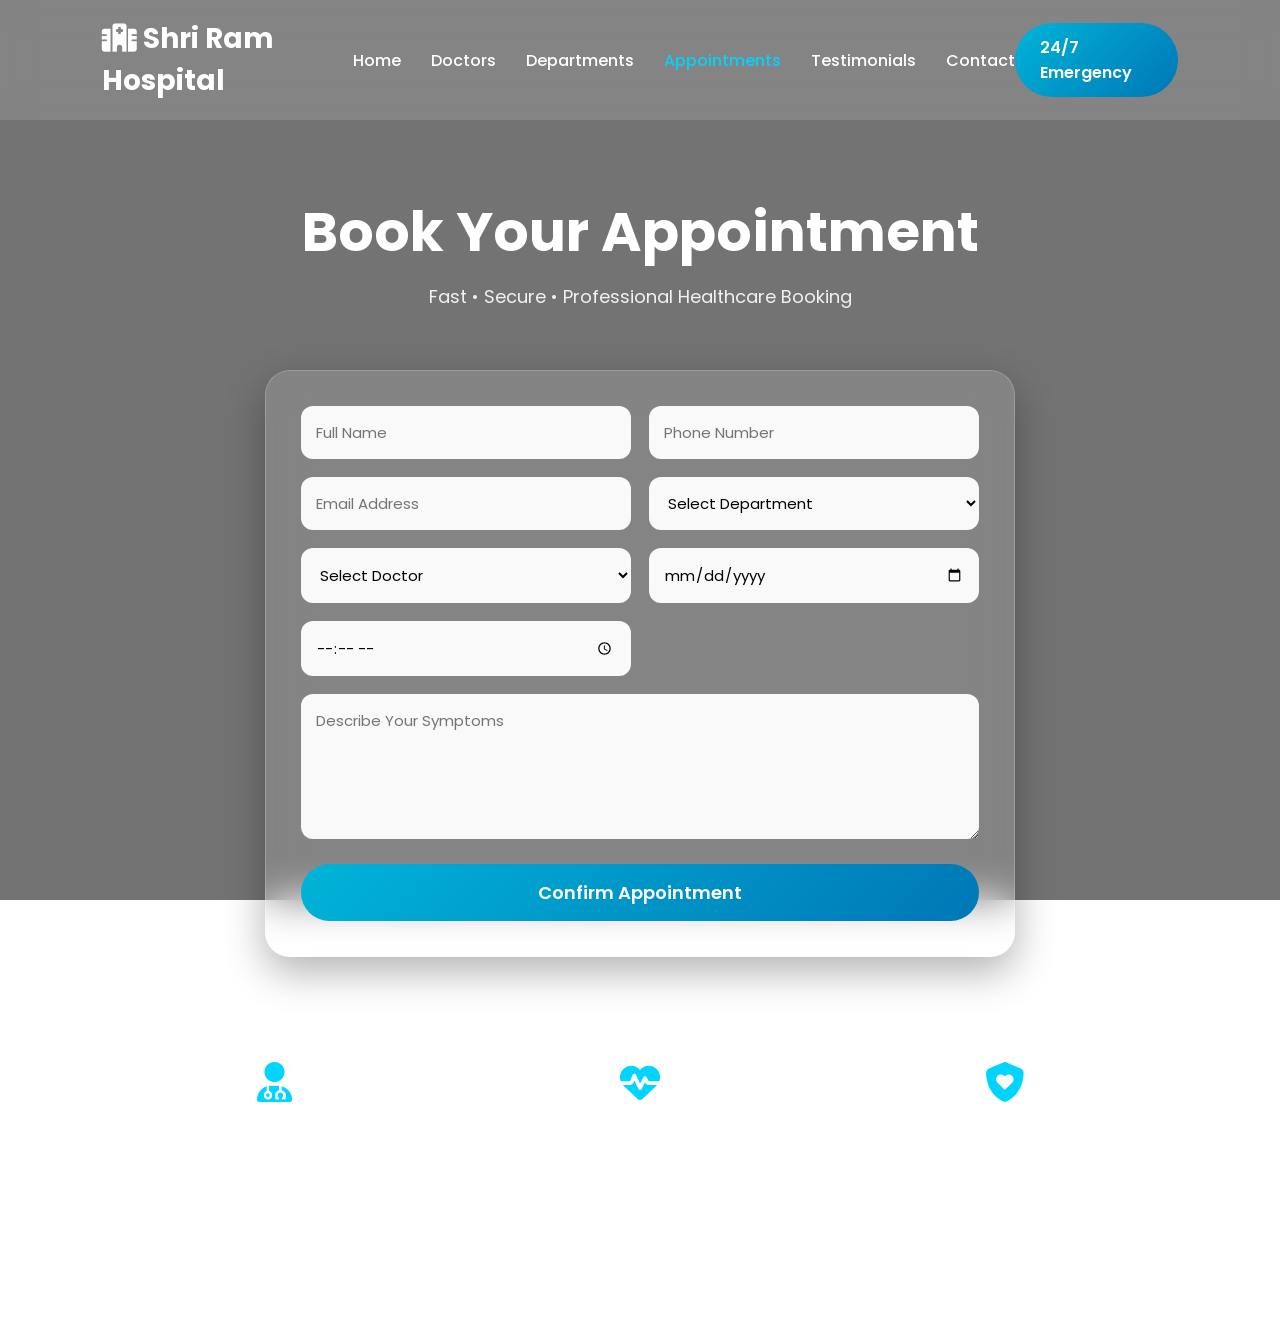
<file: Appointment.html>
<!DOCTYPE html>
<html lang="en">
<head>
<meta charset="UTF-8">
<meta name="viewport" content="width=device-width, initial-scale=1.0">

<title>Shri Ram Hospital - VIP Appointment</title>

<link href="https://fonts.googleapis.com/css2?family=Poppins:wght@300;400;500;600;700&display=swap" rel="stylesheet">

<link rel="stylesheet"
href="https://cdnjs.cloudflare.com/ajax/libs/font-awesome/6.5.2/css/all.min.css">

<style>

*{
margin:0;
padding:0;
box-sizing:border-box;
font-family:'Poppins',sans-serif;
}

body{

background:
linear-gradient(rgba(0,0,0,0.55),
rgba(0,0,0,0.55)),
url('https://images.unsplash.com/photo-1519494026892-80bbd2d6fd0d?auto=format&fit=crop&w=1920&q=80');

background-size:cover;
background-position:center;
background-attachment:fixed;
min-height:100vh;
}

/* NAVBAR */

.navbar{
display:flex;
justify-content:space-between;
align-items:center;
padding:18px 8%;
background:rgba(255,255,255,0.12);
backdrop-filter:blur(15px);
}

.logo{
font-size:28px;
font-weight:700;
color:#fff;
}

.nav-menu{
display:flex;
list-style:none;
gap:30px;
}

.nav-menu a{
text-decoration:none;
color:white;
font-weight:500;
transition:.3s;
}

.nav-menu a:hover,
.nav-menu .active{
color:#00d4ff;
}

.book-btn{
padding:12px 25px;
background:linear-gradient(135deg,#00b4d8,#0077b6);
color:white;
text-decoration:none;
border-radius:50px;
font-weight:600;
}

/* HERO */

.app-hero{
text-align:center;
padding:70px 20px 40px;
color:white;
}

.app-hero h1{
font-size:55px;
margin-bottom:10px;
}

.app-hero p{
font-size:18px;
opacity:.9;
}

/* CONTAINER */

.app-container{
display:flex;
justify-content:center;
padding:20px;
}

/* GLASS CARD */

.app-card{
width:100%;
max-width:750px;

background:rgba(255,255,255,0.12);
backdrop-filter:blur(20px);

border:1px solid rgba(255,255,255,0.2);

padding:35px;
border-radius:25px;

box-shadow:0 15px 40px rgba(0,0,0,0.3);
}

/* GRID */

.form-grid{
display:grid;
grid-template-columns:1fr 1fr;
gap:18px;
}

.full{
grid-column:span 2;
}

/* INPUTS */

.app-card input,
.app-card select,
.app-card textarea{

width:100%;
padding:15px;

border:none;
outline:none;

border-radius:12px;

background:rgba(255,255,255,0.95);

font-size:15px;
}

/* BUTTON */

.app-btn{

width:100%;

padding:15px;

border:none;

border-radius:50px;

background:linear-gradient(
135deg,
#00b4d8,
#0077b6
);

color:white;

font-size:18px;
font-weight:600;

cursor:pointer;

transition:.4s;
}

.app-btn:hover{

transform:translateY(-3px);

box-shadow:
0 10px 25px
rgba(0,180,216,0.4);
}

/* FEATURES */

.features{

display:grid;

grid-template-columns:
repeat(auto-fit,minmax(250px,1fr));

gap:20px;

padding:60px 8%;
}

.feature{

background:rgba(255,255,255,0.12);

backdrop-filter:blur(10px);

padding:25px;

border-radius:20px;

text-align:center;

color:white;
}

.feature i{
font-size:40px;
margin-bottom:15px;
color:#00d4ff;
}

/* FOOTER */

footer{

text-align:center;

padding:30px;

color:white;
}

/* MOBILE */

@media(max-width:768px){

.navbar{
flex-direction:column;
gap:20px;
}

.nav-menu{
flex-wrap:wrap;
justify-content:center;
}

.app-hero h1{
font-size:38px;
}

.form-grid{
grid-template-columns:1fr;
}

.full{
grid-column:span 1;
}
}

</style>

</head>

<body>

<nav class="navbar">

<div class="logo">
<i class="fa-solid fa-hospital"></i>
Shri Ram Hospital
</div>

<ul class="nav-menu">

<li><a href="index.html">Home</a></li>

<li><a href="doctors.html">Doctors</a></li>

<li><a href="departments.html">Departments</a></li>

<li><a href="appointments.html" class="active">
Appointments
<li><a href="testimonials.html">Testimonials</a></li>
</a></li>

<li><a href="contact.html">Contact</a></li>

</ul>

<a href="#" class="book-btn">
24/7 Emergency
</a>

</nav>

<div class="app-hero">

<h1>Book Your Appointment</h1>

<p>
Fast • Secure • Professional Healthcare Booking
</p>

</div>

<div class="app-container">

<div class="app-card">

<form id="appointmentForm">

<div class="form-grid">

<input type="text"
placeholder="Full Name"
required>

<input type="tel"
placeholder="Phone Number"
required>

<input type="email"
placeholder="Email Address"
required>

<select required>
<option>Select Department</option>
<option>Cardiology</option>
<option>Neurology</option>
<option>Orthopedics</option>
<option>Pediatrics</option>
<option>Dermatology</option>
</select>

<select required>
<option>Select Doctor</option>
<option>Dr. Raj Sharma</option>
<option>Dr. Priya Singh</option>
<option>Dr. Amit Verma</option>
<option>Dr. Neha Gupta</option>
</select>

<input type="date" required>

<input type="time" required>

<textarea
class="full"
rows="5"
placeholder="Describe Your Symptoms">
</textarea>

</div>

<br>

<button class="app-btn">
Confirm Appointment
</button>

</form>

</div>

</div>

<section class="features">

<div class="feature">
<i class="fa-solid fa-user-doctor"></i>
<h3>Expert Doctors</h3>
<p>Highly qualified specialists.</p>
</div>

<div class="feature">
<i class="fa-solid fa-heart-pulse"></i>
<h3>24/7 Care</h3>
<p>Emergency services available.</p>
</div>

<div class="feature">
<i class="fa-solid fa-shield-heart"></i>
<h3>Trusted Hospital</h3>
<p>Safe and modern treatment.</p>
</div>

</section>

<footer>

<p>
© 2026 Shri Ram Hospital | All Rights Reserved
</p>

</footer>

<script>

document
.getElementById("appointmentForm")
.addEventListener("submit",function(e){

e.preventDefault();

alert(
"✅ Appointment Booked Successfully!"
);

this.reset();

});

</script>

</body>
</html>
</file>
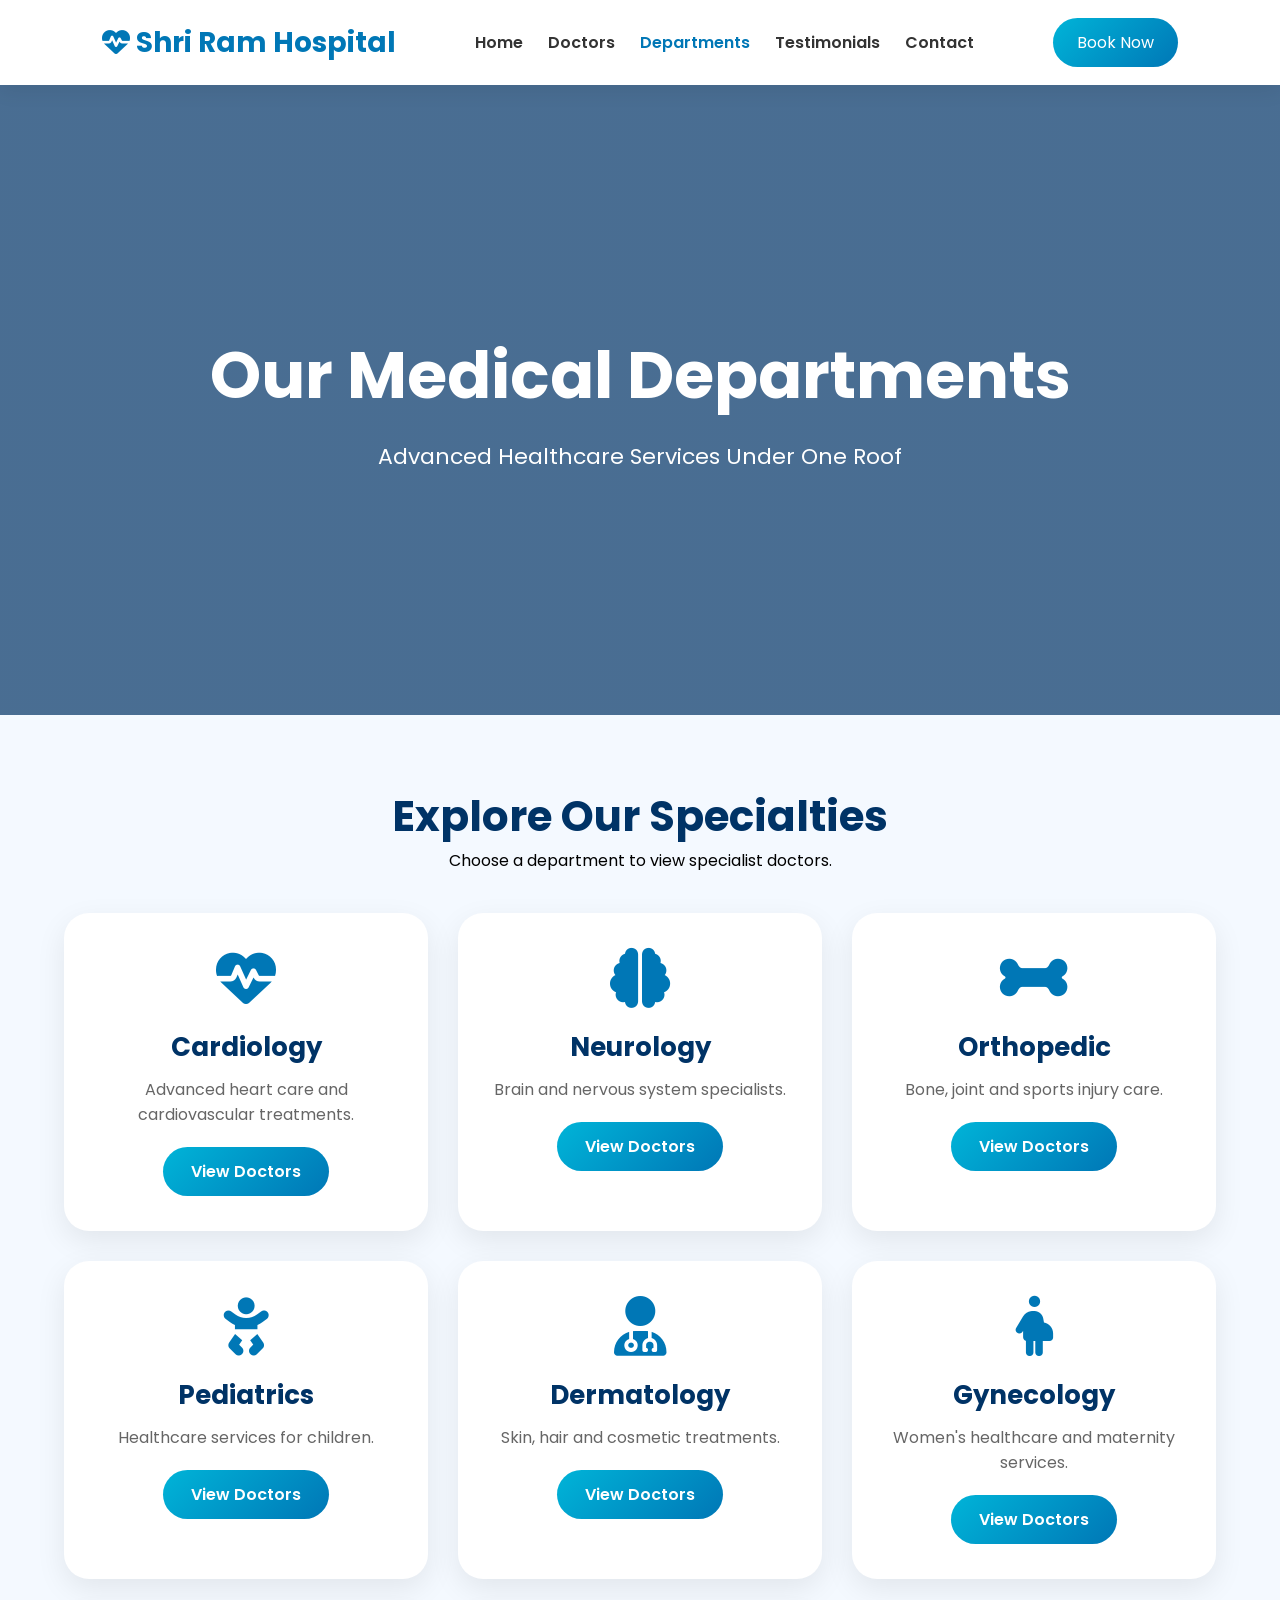
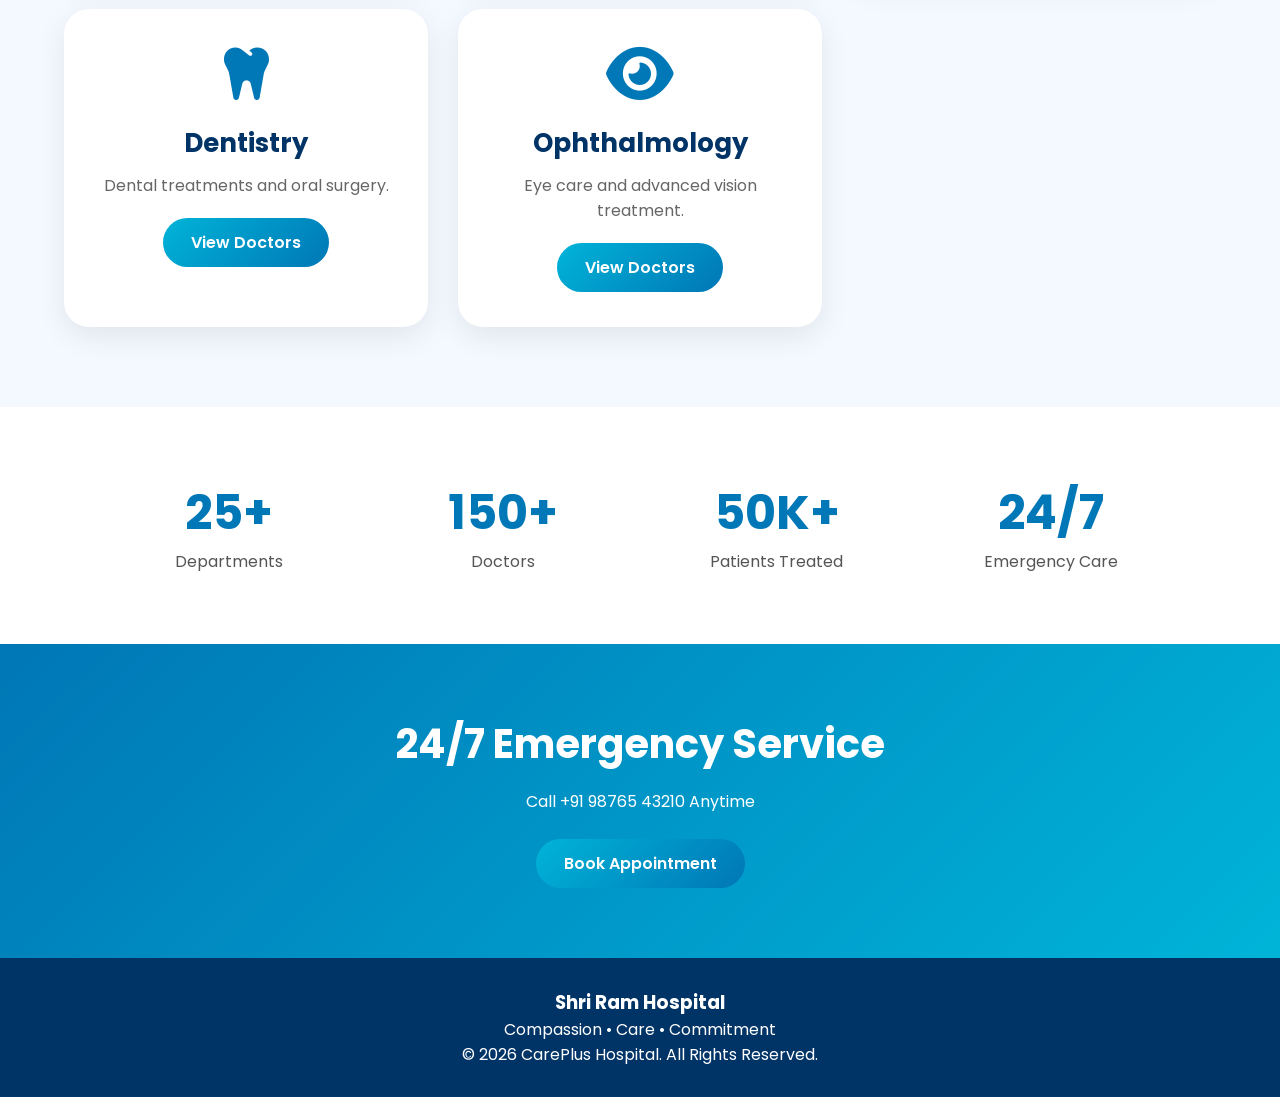
<file: departments.html>
<!DOCTYPE html>
<html lang="en">

<head>
<meta charset="UTF-8">
<meta name="viewport" content="width=device-width, initial-scale=1.0">

<title>Shri Ram Hospital | Departments</title>

<link href="https://fonts.googleapis.com/css2?family=Poppins:wght@300;400;500;600;700&display=swap" rel="stylesheet">

<link rel="stylesheet"
href="https://cdnjs.cloudflare.com/ajax/libs/font-awesome/6.5.2/css/all.min.css">

<style>

*{
margin:0;
padding:0;
box-sizing:border-box;
font-family:'Poppins',sans-serif;
}

body{
background:#f4f9ff;
}

/* NAVBAR */

.navbar{
display:flex;
justify-content:space-between;
align-items:center;
padding:18px 8%;
background:rgba(255,255,255,.95);
box-shadow:0 5px 20px rgba(0,0,0,.08);
position:sticky;
top:0;
z-index:1000;
}

.logo{
font-size:28px;
font-weight:700;
color:#0077b6;
}

.nav-menu{
display:flex;
list-style:none;
gap:25px;
}

.nav-menu a{
text-decoration:none;
color:#333;
font-weight:600;
}

.nav-menu a:hover,
.nav-menu .active{
color:#0077b6;
}

.book-btn{
padding:12px 24px;
border-radius:50px;
background:linear-gradient(135deg,#00b4d8,#0077b6);
color:white;
text-decoration:none;
}

/* HERO */

.hero{
height:70vh;

background:
linear-gradient(rgba(0,50,100,.70),
rgba(0,50,100,.70)),
url('https://images.unsplash.com/photo-1586773860418-d37222d8fce3?auto=format&fit=crop&w=1920&q=80');

background-size:cover;
background-position:center;

display:flex;
justify-content:center;
align-items:center;
text-align:center;

color:white;
}

.hero h1{
font-size:65px;
margin-bottom:15px;
}

.hero p{
font-size:22px;
}

/* SECTION */

.section-title{
text-align:center;
padding:70px 20px 40px;
}

.section-title h2{
font-size:42px;
color:#003366;
}

/* DEPARTMENT GRID */

.department-container{
width:90%;
max-width:1400px;
margin:auto;

display:grid;
grid-template-columns:
repeat(auto-fit,minmax(300px,1fr));

gap:30px;

padding-bottom:80px;
}

.department-card{
background:white;
border-radius:25px;
padding:35px;
text-align:center;
transition:.4s;
box-shadow:0 10px 30px rgba(0,0,0,.08);
}

.department-card:hover{
transform:translateY(-10px);
box-shadow:0 20px 40px rgba(0,0,0,.15);
}

.department-card i{
font-size:60px;
color:#0077b6;
margin-bottom:20px;
}

.department-card h3{
font-size:26px;
color:#003366;
margin-bottom:10px;
}

.department-card p{
color:#666;
margin-bottom:20px;
}

.btn{
display:inline-block;
padding:12px 28px;
border-radius:50px;
text-decoration:none;
font-weight:600;
background:linear-gradient(135deg,#00b4d8,#0077b6);
color:white;
}

/* STATS */

.stats{
background:white;
padding:70px 8%;

display:grid;
grid-template-columns:
repeat(auto-fit,minmax(200px,1fr));

gap:20px;
}

.stat-box{
text-align:center;
}

.stat-box h2{
font-size:48px;
color:#0077b6;
}

.stat-box p{
color:#555;
}

/* EMERGENCY */

.emergency{
background:linear-gradient(135deg,#0077b6,#00b4d8);
padding:70px 20px;
text-align:center;
color:white;
}

.emergency h2{
font-size:40px;
margin-bottom:15px;
}

/* FOOTER */

footer{
background:#003366;
color:white;
text-align:center;
padding:30px;
}

/* MOBILE */

@media(max-width:768px){

.hero h1{
font-size:40px;
}

.navbar{
flex-direction:column;
gap:15px;
}

.nav-menu{
flex-wrap:wrap;
justify-content:center;
}

}

</style>
</head>

<body>

<nav class="navbar">

<div class="logo">
<i class="fa-solid fa-heart-pulse"></i>
Shri Ram Hospital
</div>

<ul class="nav-menu">
<li><a href="index.html">Home</a></li>
<li><a href="doctors.html">Doctors</a></li>
<li><a href="departments.html" class="active">Departments</a></li>
<li><a href="testimonials.html">Testimonials</a></li>
<li><a href="contact.html">Contact</a></li>
</ul>

<a href="appointments.html" class="book-btn">
Book Now
</a>

</nav>

<section class="hero">

<div>
<h1>Our Medical Departments</h1>
<p>Advanced Healthcare Services Under One Roof</p>
</div>

</section>

<section class="section-title">

<h2>Explore Our Specialties</h2>

<p>
Choose a department to view specialist doctors.
</p>

</section>

<div class="department-container">

<div class="department-card">
<i class="fa-solid fa-heart-pulse"></i>
<h3>Cardiology</h3>
<p>Advanced heart care and cardiovascular treatments.</p>
<a href="doctors.html?department=Cardiology" class="btn">
View Doctors
</a>
</div>

<div class="department-card">
<i class="fa-solid fa-brain"></i>
<h3>Neurology</h3>
<p>Brain and nervous system specialists.</p>
<a href="doctors.html?department=Neurology" class="btn">
View Doctors
</a>
</div>

<div class="department-card">
<i class="fa-solid fa-bone"></i>
<h3>Orthopedic</h3>
<p>Bone, joint and sports injury care.</p>
<a href="doctors.html?department=Orthopedic" class="btn">
View Doctors
</a>
</div>

<div class="department-card">
<i class="fa-solid fa-baby"></i>
<h3>Pediatrics</h3>
<p>Healthcare services for children.</p>
<a href="doctors.html?department=Pediatrics" class="btn">
View Doctors
</a>
</div>

<div class="department-card">
<i class="fa-solid fa-user-doctor"></i>
<h3>Dermatology</h3>
<p>Skin, hair and cosmetic treatments.</p>
<a href="doctors.html?department=Dermatology" class="btn">
View Doctors
</a>
</div>

<div class="department-card">
<i class="fa-solid fa-person-pregnant"></i>
<h3>Gynecology</h3>
<p>Women's healthcare and maternity services.</p>
<a href="doctors.html?department=Gynecology" class="btn">
View Doctors
</a>
</div>

<div class="department-card">
<i class="fa-solid fa-tooth"></i>
<h3>Dentistry</h3>
<p>Dental treatments and oral surgery.</p>
<a href="doctors.html?department=Dentistry" class="btn">
View Doctors
</a>
</div>

<div class="department-card">
<i class="fa-solid fa-eye"></i>
<h3>Ophthalmology</h3>
<p>Eye care and advanced vision treatment.</p>
<a href="doctors.html?department=Ophthalmology" class="btn">
View Doctors
</a>
</div>

</div>

<section class="stats">

<div class="stat-box">
<h2>25+</h2>
<p>Departments</p>
</div>

<div class="stat-box">
<h2>150+</h2>
<p>Doctors</p>
</div>

<div class="stat-box">
<h2>50K+</h2>
<p>Patients Treated</p>
</div>

<div class="stat-box">
<h2>24/7</h2>
<p>Emergency Care</p>
</div>

</section>

<section class="emergency">

<h2>24/7 Emergency Service</h2>

<p>Call +91 98765 43210 Anytime</p>

<br>

<a href="appointments.html" class="btn">
Book Appointment
</a>

</section>

<footer>

<h3>Shri Ram  Hospital</h3>

<p>Compassion • Care • Commitment</p>

<p>© 2026 CarePlus Hospital. All Rights Reserved.</p>

</footer>

</body>
</html>
</file>
